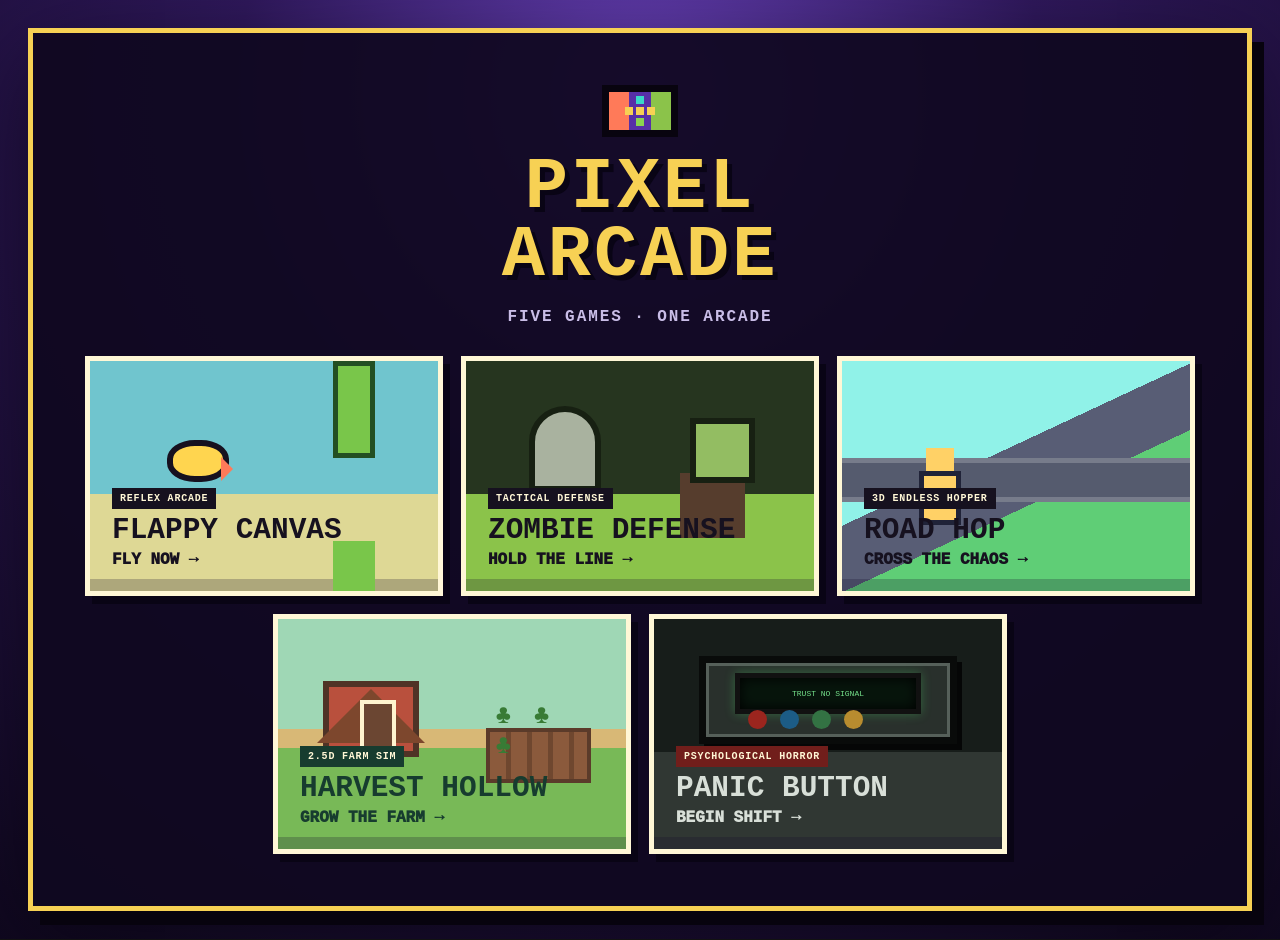
<file: index.html>
<!doctype html>
<html lang="en">
<head><meta charset="utf-8"><meta name="viewport" content="width=device-width,initial-scale=1"><meta name="theme-color" content="#20113f"><title>Pixel Arcade</title>
<style>
:root{color-scheme:dark;--gold:#f7d154;--cream:#fff7d6;--ink:#100820}*{box-sizing:border-box}html,body{min-height:100%;margin:0}body{display:grid;place-items:center;padding:28px;background:radial-gradient(circle at 50% 10%,#6740b8 0,#2f185c 38%,#100820 100%);color:var(--cream);font-family:ui-monospace,SFMono-Regular,Consolas,monospace}.arcade{width:min(1240px,100%);padding:clamp(22px,5vw,52px);background:#100820ed;border:5px solid var(--gold);box-shadow:12px 14px #07030e,0 28px 90px #0008}header{text-align:center}.logo{position:relative;width:76px;height:52px;margin:0 auto 18px;background:#5730a8;border:7px solid #08040f;box-shadow:inset 20px 0 #ff7a59,inset -20px 0 #8bc34a}.logo:after{content:'';position:absolute;left:50%;top:50%;width:8px;height:8px;transform:translate(-50%,-50%);background:var(--gold);box-shadow:-11px 0 var(--gold),11px 0 var(--gold),0 -11px #39d9c8,0 11px #8bd450}h1{margin:0;color:var(--gold);font-size:clamp(34px,7vw,72px);line-height:.94;letter-spacing:.04em;text-shadow:5px 5px #090415}header p{margin:18px auto 30px;color:#c9bde7;font-weight:700;letter-spacing:.12em}.games{display:grid;grid-template-columns:repeat(6,minmax(0,1fr));gap:18px}.game-card{grid-column:span 2;position:relative;display:flex;min-height:240px;flex-direction:column;justify-content:flex-end;padding:22px;color:#16111f;border:5px solid var(--cream);text-decoration:none;overflow:hidden;box-shadow:inset 0 -12px #140a2b3d,7px 8px #090415;transition:transform .12s,filter .12s}.game-card:nth-child(4){grid-column:2/span 2}.game-card:hover,.game-card:focus-visible{transform:translate(-3px,-3px);filter:brightness(1.08);outline:3px solid var(--gold);outline-offset:4px}.game-card.flappy{background:linear-gradient(#70c5ce 0 58%,#ded895 58%)}.game-card.zombie{background:linear-gradient(#26351f 0 58%,#8bc34a 58%)}.game-card.hop{background:linear-gradient(155deg,#90f2e8 0 42%,#585d75 42% 59%,#5fce76 59%)}.game-card.farm{background:linear-gradient(#9fd7b5 0 48%,#d8b876 48% 56%,#78b957 56%)}.game-card.panic-card{background:linear-gradient(#171d1a 0 58%,#303733 58%);color:#d8dfd8}.panic-console{position:absolute;left:13%;right:13%;top:16%;height:38%;border:7px solid #090b0a;background:#29302c;box-shadow:5px 6px #050606,inset 0 0 0 3px #56605a}.panic-console:before{content:'TRUST NO SIGNAL';position:absolute;left:12%;right:12%;top:14%;height:42%;display:grid;place-items:center;background:#07150c;border:5px solid #111;color:#74df8a;font-size:8px;box-shadow:inset 0 0 13px #000,0 0 10px #52ff7644}.panic-console:after{content:'';position:absolute;left:17%;bottom:10%;width:19px;height:19px;border-radius:50%;background:#9b251e;box-shadow:32px 0 #1c5c86,64px 0 #337243,96px 0 #b88c2f}.game-card.panic-card .tag{background:#711e1b}.game-card.panic-card h2,.game-card.panic-card p{color:#d8dfd8}.scene{position:absolute;inset:0}.bird{position:absolute;left:22%;top:34%;width:62px;height:42px;background:#ffd54f;border:6px solid #16111f;border-radius:45%}.bird:after{content:'';position:absolute;right:-22px;top:11px;border:12px solid transparent;border-left-color:#ff7a59}.pipe{position:absolute;right:18%;top:0;width:42px;height:42%;background:#79c64a;border:5px solid #234f23;box-shadow:0 180px 0 #79c64a}.grave{position:absolute;left:18%;bottom:43%;width:72px;height:86px;border:6px solid #172012;border-radius:38px 38px 0 0;background:#a9b29f}.zombie-head{position:absolute;right:17%;bottom:47%;width:65px;height:65px;background:#93bd62;border:6px solid #172012;box-shadow:-10px 55px #563d2d}.road{position:absolute;left:0;right:0;top:42%;height:19%;background:#555b6e;border-block:5px solid #fff3}.runner{position:absolute;left:22%;bottom:29%;width:42px;height:54px;background:#ffd166;border:5px solid #202338;box-shadow:0 -30px 0 -7px #ffd166}.barn{position:absolute;left:13%;bottom:40%;width:96px;height:76px;background:#b9503d;border:6px solid #4f3326}.barn:before{content:'';position:absolute;left:-12px;top:-52px;border:54px solid transparent;border-bottom-color:#7d472d}.barn:after{content:'';position:absolute;left:31px;bottom:0;width:28px;height:43px;background:#6b4632;border:4px solid #fff4cf}.crops{position:absolute;right:10%;bottom:29%;width:105px;height:55px;background:repeating-linear-gradient(90deg,#8b5a3c 0 16px,#6f472f 16px 21px);border:4px solid #5b3b2a}.crops:after{content:'♣ ♣ ♣';position:absolute;left:5px;top:-31px;color:#387b35;font-size:27px;letter-spacing:3px}.tag{position:relative;align-self:flex-start;padding:5px 8px;background:#16111f;color:var(--cream);font-size:10px;font-weight:900;letter-spacing:.08em}.game-card h2{position:relative;margin:8px 0 2px;font-size:clamp(20px,2.3vw,31px);line-height:.9}.game-card p{position:relative;margin:6px 0 0;font-weight:1000}.game-card.farm h2{color:#173c2f}.game-card.farm .tag{background:#173c2f}.game-card.farm p{color:#173c2f}
@media(max-width:1050px){.games{grid-template-columns:repeat(2,minmax(0,1fr))}.game-card,.game-card:nth-child(4){grid-column:auto}}@media(max-width:610px){body{padding:12px}.arcade{padding:18px}.games{grid-template-columns:1fr}.game-card{min-height:210px}.game-card h2{font-size:25px}header p{font-size:11px}.bird{top:22%}.grave{bottom:35%}.road{top:35%}.barn{bottom:32%}.crops{bottom:22%}}
</style></head>
<body><main class="arcade"><header><div class="logo" aria-hidden="true"></div><h1>PIXEL<br>ARCADE</h1><p>FIVE GAMES · ONE ARCADE</p></header><section class="games" aria-label="Choose a game">
<a id="play-flappy" class="game-card flappy" href="/flappy/"><span class="scene" aria-hidden="true"><span class="bird"></span><span class="pipe"></span></span><span class="tag">REFLEX ARCADE</span><h2>FLAPPY CANVAS</h2><p>FLY NOW →</p></a>
<a id="play-zombie" class="game-card zombie" href="/zombie-defense/"><span class="scene" aria-hidden="true"><span class="grave"></span><span class="zombie-head"></span></span><span class="tag">TACTICAL DEFENSE</span><h2>ZOMBIE DEFENSE</h2><p>HOLD THE LINE →</p></a>
<a id="play-road-hop" class="game-card hop" href="/road-hop/"><span class="scene" aria-hidden="true"><span class="road"></span><span class="runner"></span></span><span class="tag">3D ENDLESS HOPPER</span><h2>ROAD HOP</h2><p>CROSS THE CHAOS →</p></a>
<a id="play-farmstead" class="game-card farm" href="/farmstead/"><span class="scene" aria-hidden="true"><span class="barn"></span><span class="crops"></span></span><span class="tag">2.5D FARM SIM</span><h2>HARVEST HOLLOW</h2><p>GROW THE FARM →</p></a>
<a id="play-panic-button" class="game-card panic-card" href="/panic-button/"><span class="scene" aria-hidden="true"><span class="panic-console"></span></span><span class="tag">PSYCHOLOGICAL HORROR</span><h2>PANIC BUTTON</h2><p>BEGIN SHIFT →</p></a>
</section></main><script>window.__errors=[];addEventListener('error',e=>window.__errors.push(String(e.error||e.message)));addEventListener('unhandledrejection',e=>window.__errors.push(String(e.reason)));</script></body></html>
</file>
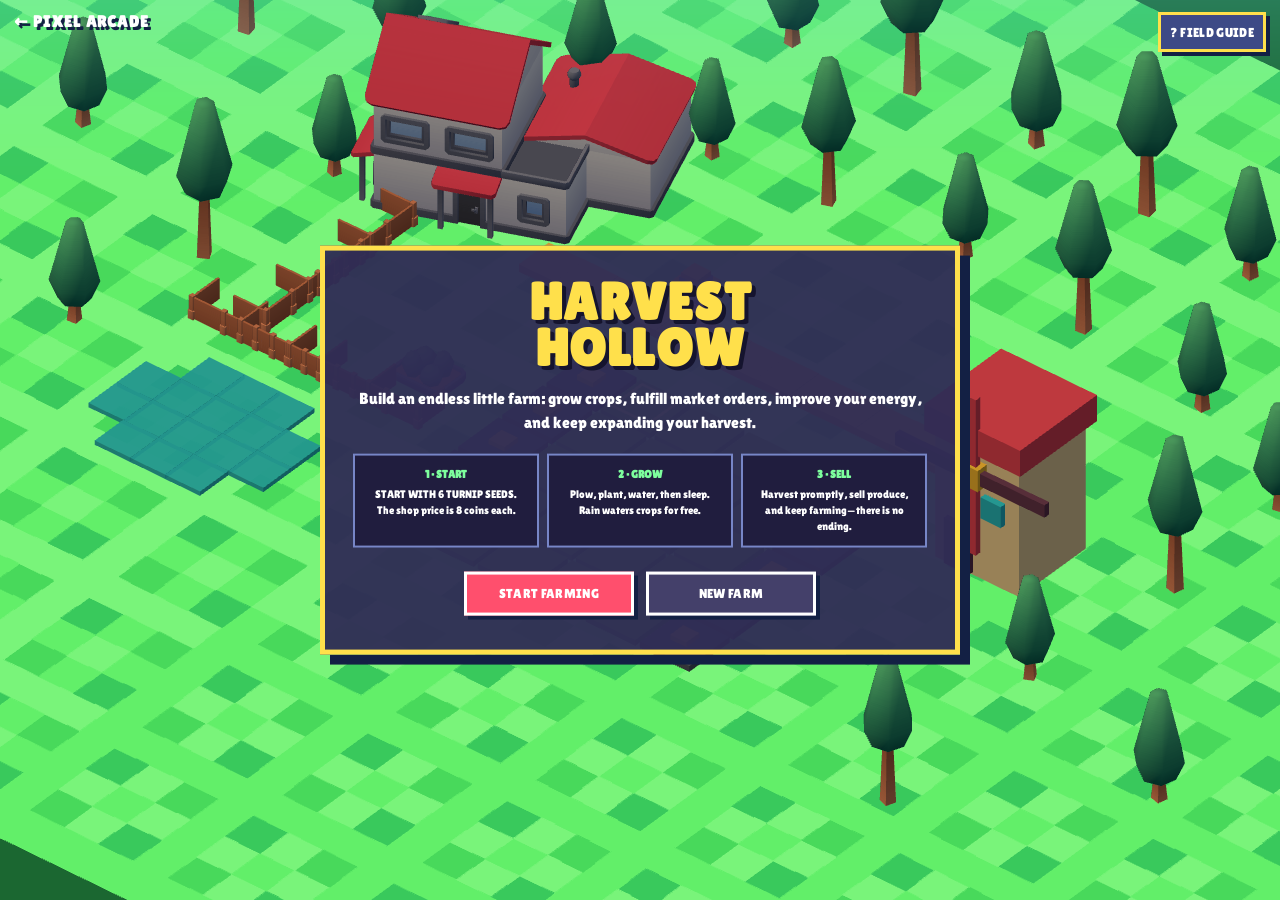
<file: farmstead/index.html>
<!doctype html>
<html lang="en">
<head>
<meta charset="utf-8">
<meta name="viewport" content="width=device-width,initial-scale=1">
<meta name="theme-color" content="#44cf70">
<title>Harvest Hollow</title>
<style>
@font-face{font-family:'Lilita One';src:url('./assets/fonts/LilitaOne-Regular.ttf') format('truetype');font-style:normal;font-weight:400;font-display:swap}
:root{color-scheme:dark;--ink:#132044;--panel:#1b2858f5;--cream:#ffffff;--gold:#ffe04b;--leaf:#7dff9d;--soil:#bd543e;--blue:#28d9eb;--coral:#ff4f6d;--lav:#7786c7}*{box-sizing:border-box}html,body{margin:0;width:100%;height:100%;overflow:hidden;background:var(--ink);color:var(--cream);font-family:'Lilita One',system-ui,sans-serif}button{font-family:'Lilita One',system-ui,sans-serif;letter-spacing:.025em}.shell,#game{width:100%;height:100%}.shell{position:relative}#game{display:block;touch-action:none;image-rendering:auto}.hud{position:absolute;inset:0;pointer-events:none}.brand{position:absolute;left:14px;top:12px;color:var(--cream);font-weight:1000;letter-spacing:.08em;text-decoration:none;text-shadow:3px 3px var(--ink);pointer-events:auto}.stats{position:absolute;left:50%;top:10px;display:flex;gap:8px;transform:translateX(-50%)}.stat{min-width:104px;padding:8px 11px;text-align:center;background:var(--panel);border:3px solid var(--gold);box-shadow:5px 5px var(--ink)}.stat small{display:block;color:var(--leaf);font-size:12px}.stat strong{font-size:17px}.quest{pointer-events:auto;position:absolute;left:14px;top:54px;width:210px;padding:12px;background:var(--panel);border:3px solid var(--gold);box-shadow:5px 5px var(--ink)}.quest small{color:var(--gold);font-weight:900}.quest p{margin:6px 0;font-size:14px;line-height:1.35}#deliver-order,.plot-button{display:block;width:100%;min-height:44px;margin:5px 0 7px;padding:4px 6px;border:2px solid var(--cream);background:#626282;color:var(--cream);cursor:pointer;box-shadow:3px 3px var(--ink)}.plot-button{position:absolute;left:14px;bottom:18px;width:210px;pointer-events:auto}.progress{height:9px;background:#17142e;border:2px solid var(--cream)}.progress span{display:block;height:100%;width:0;background:linear-gradient(90deg,var(--leaf),var(--gold))}.actions{position:absolute;right:14px;top:99px;display:grid;width:160px;gap:7px;pointer-events:auto}.actions button,.tool,.panel button,.guide-button{min-height:44px;padding:9px;border:3px solid var(--cream);background:#3d4a86;color:var(--cream);font:900 13px inherit;cursor:pointer;box-shadow:4px 4px var(--ink)}.actions button:hover,.tool:hover,.panel button:hover,.guide-button:hover{background:#5b5683}.guide-button{position:absolute;right:14px;top:12px;pointer-events:auto;border-color:var(--gold);min-height:40px}.toolbelt{position:absolute;left:50%;bottom:14px;display:flex;gap:6px;max-width:calc(100% - 24px);padding:8px;transform:translateX(-50%);background:var(--panel);border:3px solid var(--gold);box-shadow:6px 6px var(--ink);pointer-events:auto}.tool{position:relative;min-width:82px;min-height:50px}.tool span{display:block;color:var(--leaf);font-size:10px}.tool.active{background:var(--coral);border-color:var(--gold);transform:translateY(-3px)}button:disabled{opacity:.45;cursor:not-allowed}.pause-toggle{position:absolute;right:16px;bottom:16px;width:44px;height:44px;border:3px solid var(--gold);background:var(--panel);color:var(--cream);font:bold 19px inherit;box-shadow:4px 4px var(--ink);pointer-events:auto}.message{position:absolute;left:50%;bottom:90px;max-width:min(520px,calc(100% - 28px));padding:10px 14px;transform:translate(-50%,16px);opacity:0;background:var(--panel);border:3px solid var(--gold);box-shadow:4px 4px var(--ink);font-weight:900;text-align:center;transition:.15s}.message.show{opacity:1;transform:translate(-50%,0)}.panel{position:absolute;left:50%;top:50%;width:min(640px,calc(100% - 28px));padding:28px;transform:translate(-50%,-50%);background:#302d56f5;border:5px solid var(--gold);box-shadow:10px 10px var(--ink);text-align:center;pointer-events:auto}.panel.hidden{display:none}.panel h1{margin:0;color:var(--gold);font-size:52px;line-height:.88;letter-spacing:.03em;text-shadow:4px 4px #15142e}.panel p{line-height:1.55}.panel button{margin:6px;min-width:170px;background:var(--coral)}.panel button.secondary{background:#44406a}.features{display:grid;grid-template-columns:repeat(3,1fr);gap:8px;margin:18px 0}.feature{padding:11px;background:#201d3e;border:2px solid var(--lav);font-size:11px;line-height:1.45}.feature strong{display:block;color:var(--leaf);margin-bottom:4px}.guide-panel{text-align:left}.guide-panel h1{text-align:center;font-size:42px}.guide-grid{display:grid;grid-template-columns:repeat(2,1fr);gap:10px;margin:16px 0}.guide-step{padding:12px;background:#201d3e;border:2px solid var(--lav);font-size:12px;line-height:1.5}.guide-step strong{display:block;color:var(--gold);font-size:14px}.tutorial{position:absolute;left:14px;bottom:94px;width:min(430px,calc(100% - 24px));padding:16px;transform:none;background:#302d56f7;border:4px solid var(--gold);box-shadow:7px 7px var(--ink);pointer-events:auto}.tutorial.hidden{display:none}.tutorial small{color:var(--leaf);font-weight:900}.tutorial h2{margin:4px 0 8px;color:var(--gold);font-size:18px}.tutorial p{margin:0 0 10px;font-size:12px;line-height:1.45}.tutorial button{padding:8px 12px;border:2px solid var(--cream);background:var(--coral);color:white;font:bold 11px inherit;cursor:pointer}.tutorial .skip{float:right;background:#44406a}.menu-mode .stats,.menu-mode .quest,.menu-mode .plot-button,.menu-mode .actions,.menu-mode .toolbelt,.menu-mode .pause-toggle,.menu-mode .message{display:none!important}.night-transition{position:absolute;inset:0;z-index:30;display:flex;flex-direction:column;align-items:center;justify-content:center;gap:8px;opacity:0;visibility:hidden;background:radial-gradient(circle at 50% 25%,#35477ad9,#090e2bf5 72%);color:#ffe68a;font-size:42px;letter-spacing:.08em;text-shadow:4px 4px #090e2b;transition:opacity .28s,visibility 0s linear .28s;pointer-events:none}.night-transition span{color:#fff;font-size:18px;letter-spacing:.03em}.night-transition.show{opacity:1;visibility:visible;transition:opacity .28s;pointer-events:auto}
@media(max-width:780px){.brand{font-size:11px}.guide-button{top:8px;right:8px;min-height:38px;padding:6px 9px;font-size:10px}.stats{top:44px;width:calc(100% - 16px);gap:4px}.stat{min-width:0;flex:1;padding:7px 3px;border-width:2px}.stat small{font-size:10px}.stat strong{font-size:13px}.quest{left:8px;top:101px;width:174px;padding:9px;border-width:2px}.quest small{font-size:11px}.quest p{font-size:11px}.plot-button{left:8px;bottom:72px;width:174px}.actions{right:8px;top:101px;width:132px}.actions button{min-height:44px;padding:5px;font-size:10px;border-width:2px}.toolbelt{bottom:7px;display:grid;grid-template-columns:repeat(6,minmax(0,1fr));gap:3px;width:calc(100% - 12px);max-width:none;padding:5px;border-width:2px}.tool{min-width:0;min-height:48px;padding:4px 1px;font-size:9px;border-width:2px}.tool span{font-size:10px}.pause-toggle{right:7px;bottom:66px;width:44px;height:44px}.message{bottom:120px;font-size:13px}.panel{max-height:calc(100% - 20px);overflow:auto;padding:16px}.panel h1{font-size:40px}.panel p{font-size:14px}.features,.guide-grid{grid-template-columns:1fr}.feature,.guide-step{font-size:13px}.guide-step strong{font-size:15px}.tutorial{left:50%;bottom:68px;padding:13px;transform:translateX(-50%)}.tutorial h2{font-size:17px}.tutorial p{font-size:12px}.night-transition{font-size:34px}.night-transition span{font-size:16px}}
</style>
</head>
<body class="menu-mode" data-aesthetic="voxel-farm"><main class="shell"><canvas id="game" aria-label="Colorful 3D voxel farming game"></canvas><div class="hud">
<a class="brand" href="/">← PIXEL ARCADE</a>
<div class="stats"><div class="stat"><small>DAY · WEATHER</small><strong><span id="day">1</span> · <span id="weather">SUNNY</span></strong></div><div class="stat"><small>COINS</small><strong>◈ <span id="coins">60</span></strong></div><div class="stat"><small>ENERGY</small><strong><span id="energy">14</span>/<span id="max-energy">14</span></strong></div></div>
<section id="quest-card" class="quest"><small>HARVEST BOARD</small><p id="order-text">3 turnips → 35 coins</p><button id="deliver-order" type="button">DELIVER ORDER</button><small>MARKET PRICES</small><p>TURNIP 18 · CARROT 36 · PUMPKIN 70</p><small>RAIN: AUTO-WATERS CROPS + NEW SEEDS</small></section><button id="buy-plot" class="plot-button" type="button">BUY PLOT · 60 · 20/30</button>
<button id="guide-open" class="guide-button" type="button">? FIELD GUIDE</button>
<div class="actions"><button id="buy-turnip" type="button">TURNIP SEED · 8</button><button id="buy-carrot" type="button">CARROT · DAY 2</button><button id="buy-pumpkin" type="button">PUMPKIN · DAY 4</button><button id="buy-energy" type="button">+1 MAX ENERGY · 80</button><button id="sell-all" type="button">SELL BASKET</button><button id="end-day" type="button">SLEEP / NEXT DAY</button></div>
<div id="toolbelt" class="toolbelt"><button id="tool-hoe" class="tool active" data-tool="hoe">PLOW<span>1</span></button><button id="tool-water" class="tool" data-tool="water">WATER<span>2</span></button><button id="tool-turnip" class="tool" data-tool="turnip">TURNIP<span id="turnip-count">6</span></button><button id="tool-carrot" class="tool" data-tool="carrot">CARROT<span id="carrot-count">0</span></button><button id="tool-pumpkin" class="tool" data-tool="pumpkin">PUMPKIN<span id="pumpkin-count">0</span></button><button id="tool-harvest" class="tool" data-tool="harvest">HARVEST<span id="ready-count">0</span></button></div>
<button id="pause-toggle" class="pause-toggle" type="button" aria-label="Pause game">Ⅱ</button><div id="message" class="message"></div>
<section id="menu" class="panel"><h1>HARVEST<br>HOLLOW</h1><p>Build an endless little farm: grow crops, fulfill market orders, improve your energy, and keep expanding your harvest.</p><div class="features"><div class="feature"><strong>1 · START</strong>START WITH 6 TURNIP SEEDS. The shop price is 8 coins each.</div><div class="feature"><strong>2 · GROW</strong>Plow, plant, water, then sleep. Rain waters crops for free.</div><div class="feature"><strong>3 · SELL</strong>Harvest promptly, sell produce, and keep farming—there is no ending.</div></div><button id="start" type="button">START FARMING</button><button id="new-game" class="secondary" type="button">NEW FARM</button></section>
<section id="pause" class="panel hidden"><h1>PAUSED</h1><p>Your crops and farmer are waiting.</p><button id="resume" type="button">KEEP FARMING</button><button class="secondary menu-return" type="button">MAIN MENU</button></section>
<section id="field-guide" class="panel guide-panel hidden"><h1>FIELD GUIDE</h1><div class="guide-grid"><div class="guide-step"><strong>STARTING SUPPLIES</strong>START WITH 6 TURNIP SEEDS. “8” in the shop is the coin price of one more seed.</div><div class="guide-step"><strong>FIELD EXPANSION</strong>START WITH 20 PLOTS in a centered field. BUY ANOTHER PLOT FOR 60 COINS until all 30 are open.</div><div class="guide-step"><strong>CROP GUIDE</strong>TURNIP · 1 DAY · SELLS 18<br>CARROT · 2 DAYS · SELLS 36<br>PUMPKIN · 3 DAYS · SELLS 70</div><div class="guide-step"><strong>RAIN</strong>RAIN WATERS EVERY PLANTED CROP, including seeds planted during that rainy day. No watering can needed.</div><div class="guide-step"><strong>ROT</strong>UNWATERED CROPS DO NOT GROW and rot after two consecutive dry days. MATURE CROPS ROT when their third ready day begins. Rotten crops return to tilled soil.</div><div class="guide-step"><strong>ENERGY</strong>Spend 80 coins to permanently add +1 maximum energy, up to 25. Sleeping refills it.</div><div class="guide-step"><strong>ENDLESS FARM</strong>Orders repeat forever. The windmill is scenery, not a finish line.</div></div><p><b>How to farm:</b> Plow grass → plant a seed → water it (unless raining) → sleep → harvest when ready.<br><b>Desktop:</b> arrows/WASD select, 1–6 tools, Space acts, P pauses. <b>Mobile:</b> choose a tool and tap a plot.</p><button id="guide-close" type="button">BACK TO FARM</button></section>
<section id="tutorial" class="tutorial hidden"><small id="tutorial-progress">FIRST HARVEST · 1/5</small><h2 id="tutorial-title">PLOW YOUR FIRST PLOT</h2><p id="tutorial-copy">Select PLOW, then tap the glowing field plot.</p><button id="tutorial-next" type="button">NEXT TIP</button><button id="tutorial-skip" class="skip" type="button">SKIP GUIDE</button></section>
<div id="night-transition" class="night-transition" aria-live="assertive"><strong>GOOD NIGHT</strong><span id="night-transition-copy">A new day is beginning…</span></div>
</div></main>
<script>window.__errors=[];addEventListener('error',e=>window.__errors.push(String(e.error||e.message)));addEventListener('unhandledrejection',e=>window.__errors.push(String(e.reason)));window.__game={ready:false,state:'LOADING'};</script><script type="module">import './game.js';</script></body></html>
</file>
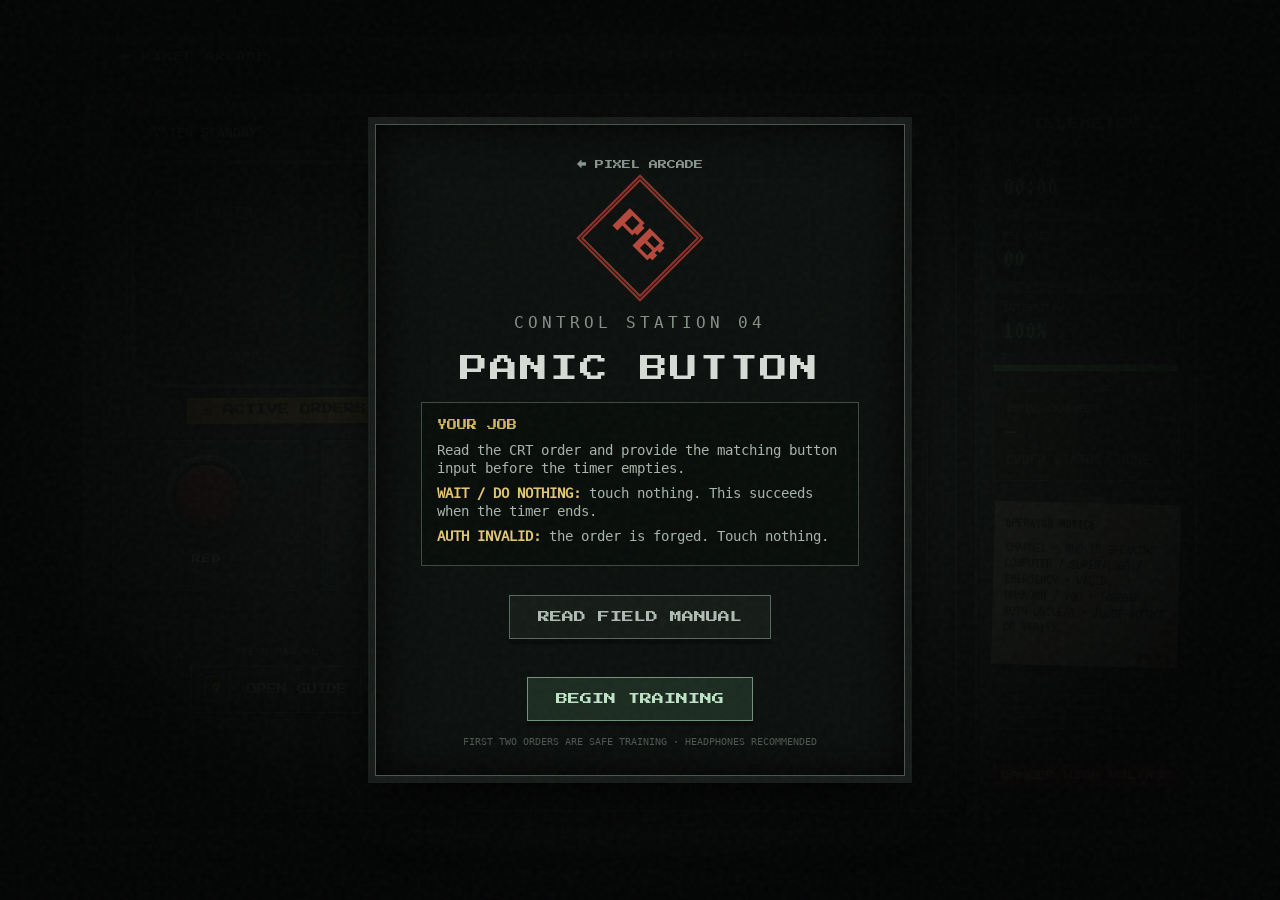
<file: panic-button/index.html>
<!doctype html>
<html lang="en">
<head>
  <meta charset="UTF-8">
  <meta name="viewport" content="width=device-width,initial-scale=1">
  <meta name="theme-color" content="#080c0b">
  <title>PANIC BUTTON // CONTROL STATION 04</title>
  <link rel="stylesheet" href="styles.css">
</head>
<body>
  <div id="noise"></div>
  <main id="machine" class="machine">
    <header class="top-rail">
      <a class="brand" href="/" aria-label="Return to Pixel Arcade"><span class="hazard">///</span> ← PIXEL ARCADE</a>
      <div class="serial">STATION 04 · UNIT PB-77</div>
      <button id="audio-toggle" aria-label="Toggle sound">SOUND: ARMED</button>
    </header>

    <section class="console-grid">
      <section class="main-panel metal-panel">
        <div class="screw tl"></div><div class="screw tr"></div><div class="screw bl"></div><div class="screw br"></div>
        <div class="status-strip">
          <span><i id="status-light" class="lamp green"></i> SYSTEM <b id="system-status">STANDBY</b></span>
          <span class="classified">RESTRICTED ACCESS</span>
          <span id="phase-label">PROTOCOL 01 — CALIBRATION</span>
        </div>

        <div id="crt" class="crt">
          <div class="crt-content">
            <div class="speaker-row"><span id="speaker-indicator">COMPUTER</span><span id="signal">AUTH: STANDBY</span></div>
            <div id="instruction" class="instruction">AWAITING OPERATOR</div>
            <div id="subtext" class="subtext">Read the field guide before beginning.</div>
            <div id="response-hint" class="response-hint">YOUR INPUT: —</div>
            <div id="timer-wrap" class="timer-wrap"><div id="timer-bar"></div></div>
          </div>
        </div>

        <div class="warning-plate">⚠ ACTIVE ORDERS EXPIRE · WAIT ORDERS SUCCEED WITH NO INPUT</div>
        <div id="button-bank" class="button-bank"></div>

        <div class="lower-controls">
          <div class="guide-station">
            <span>FIELD MANUAL</span>
            <button id="guide-button" class="guide-button" type="button"><b>?</b> OPEN GUIDE</button>
          </div>
          <button id="panic-button" class="panic" type="button" aria-label="Verify the current order">
            <span>ORDER CHECK</span><b>VERIFY</b><small id="panic-status">READY</small>
          </button>
          <div class="pressure">
            <span>SYSTEM PRESSURE</span>
            <div id="pressure-segments" class="pressure-segments" aria-label="System pressure">
              <span></span><span></span><span></span><span></span><span></span><span></span><span></span><span></span>
            </div>
            <small id="pressure-label">NOMINAL</small>
          </div>
        </div>
      </section>

      <aside class="side-panel metal-panel">
        <div class="screw tl"></div><div class="screw tr"></div>
        <h2>TELEMETRY</h2>
        <div class="readout"><span>SHIFT TIME</span><b id="time">00:00</b></div>
        <div class="readout"><span>RECORDED ERRORS</span><b id="mistakes">00</b></div>
        <div class="readout"><span>INTEGRITY</span><b id="integrity">100%</b></div>
        <div class="integrity-track"><i id="integrity-bar"></i></div>
        <div class="speaker-log">
          <h3>ACTIVE CHANNEL</h3><b id="channel">—</b><small id="trust">ORDER STATUS: NONE</small>
        </div>
        <div class="paper">
          <b>OPERATOR NOTICE</b>
          <p>CHANNEL = WHO IS SPEAKING.<br>COMPUTER / SUPERVISOR / EMERGENCY = VALID.<br>UNKNOWN / YOU = FORGED.<br>AUTH UNCLEAR = JUDGE SOURCE OR VERIFY.</p>
          <span>FORM 18-B</span>
        </div>
        <div class="vents"><i></i><i></i><i></i><i></i><i></i></div>
      </aside>
    </section>
    <footer><span>PROPERTY OF THE CONTINUITY DIRECTORATE</span><span id="footer-message">NO EXTERNAL SIGNAL</span></footer>
  </main>

  <div id="overlay" class="overlay">
    <div class="boot-card">
      <a class="boot-home" href="/">← PIXEL ARCADE</a>
      <div class="boot-logo">PB</div>
      <p class="eyebrow">CONTROL STATION 04</p>
      <h1>PANIC BUTTON</h1>
      <div class="quick-rules">
        <b>YOUR JOB</b>
        <p>Read the CRT order and provide the matching button input before the timer empties.</p>
        <p><strong>WAIT / DO NOTHING:</strong> touch nothing. This succeeds when the timer ends.</p>
        <p><strong>AUTH INVALID:</strong> the order is forged. Touch nothing.</p>
      </div>
      <div class="boot-actions">
        <button id="boot-guide" class="secondary-action" type="button">READ FIELD MANUAL</button>
        <button id="start" type="button">BEGIN TRAINING</button>
      </div>
      <small>FIRST TWO ORDERS ARE SAFE TRAINING · HEADPHONES RECOMMENDED</small>
    </div>
  </div>

  <dialog id="guide-dialog" class="guide-dialog">
    <form method="dialog" class="guide-card">
      <div class="guide-heading"><div><small>FORM PB-01</small><h2>OPERATOR FIELD MANUAL</h2></div><button id="close-guide" value="close" aria-label="Close guide">×</button></div>
      <section class="guide-summary">
        <p><b>OBJECTIVE:</b> Keep INTEGRITY above 0%. Skipping a binding active order costs 8–12 integrity depending on complexity. WAIT, DO NOTHING, and forged orders require no input.</p>
        <p><b>CHANNEL TRUST:</b> COMPUTER, SUPERVISOR, and EMERGENCY orders are always valid. UNKNOWN and YOU are always forged. When authorization is hidden, use this source rule or spend <em>VERIFY</em>.</p>
        <p><b>VERIFY:</b> Once per order, the Panic Button reveals whether the current order is real and grants 1.2 seconds. It does not damage integrity.</p>
      </section>
      <section class="protocol-manual" aria-label="Protocol explanations">
        <h3>PROTOCOL PROGRESSION</h3>
        <div class="protocol-list">
          <article><b>PROTOCOL 01 — CALIBRATION</b><span>Rounds 1–2 · Safe press/no-input training. No integrity loss.</span></article>
          <article><b>PROTOCOL 02 — COMPOUND</b><span>Rounds 3–5 · Double-press and hold orders begin.</span></article>
          <article><b>PROTOCOL 03 — BREACH</b><span>Rounds 6–9 · Sequences, delays, and visible forged orders.</span></article>
          <article><b>PROTOCOL 04 — BLACKOUT</b><span>Rounds 10–14 · Authorization is hidden. Judge the channel or Verify.</span></article>
          <article><b>PROTOCOL 05 — COLLAPSE</b><span>Round 15+ · Fastest timer, three-button sequences, highest-complexity orders and maximum interference.</span></article>
        </div>
      </section>
      <div class="guide-table" role="table" aria-label="Input and output examples">
        <div class="guide-row guide-head" role="row"><span>CRT OUTPUT</span><span>YOUR INPUT</span><span>EXPECTED RESULT</span></div>
        <div class="guide-row guide-example" role="row"><b>PRESS RED</b><span>Press Red once</span><span>Accepted immediately</span></div>
        <div class="guide-row guide-example" role="row"><b>PRESS BLUE TWICE</b><span>Press Blue two times</span><span>Accepted after press 2</span></div>
        <div class="guide-row guide-example" role="row"><b>HOLD GREEN</b><span>Hold Green ≥ 0.65 sec</span><span>Accepted on release</span></div>
        <div class="guide-row guide-example" role="row"><b>SEQUENCE: RED / YELLOW</b><span>Red, then Yellow</span><span>Order matters</span></div>
        <div class="guide-row guide-example" role="row"><b>PRESS BLUE AFTER 3</b><span>Wait 3 sec, then Blue</span><span>Early press fails</span></div>
        <div class="guide-row guide-example" role="row"><b>WAIT / DO NOTHING</b><span>NO INPUT</span><span>Accepted at timer end</span></div>
        <div class="guide-row guide-example" role="row"><b>DO NOT TOUCH YELLOW</b><span>NO INPUT</span><span>Accepted at timer end</span></div>
        <div class="guide-row guide-example" role="row"><b>AUTH: INVALID</b><span>NO INPUT</span><span>Forged order ignored</span></div>
      </div>
      <button class="manual-close" value="close">RETURN TO CONSOLE</button>
    </form>
  </dialog>

  <div id="flash" class="flash"></div>
  <script type="module" src="js/game.js"></script>
</body>
</html>
</file>
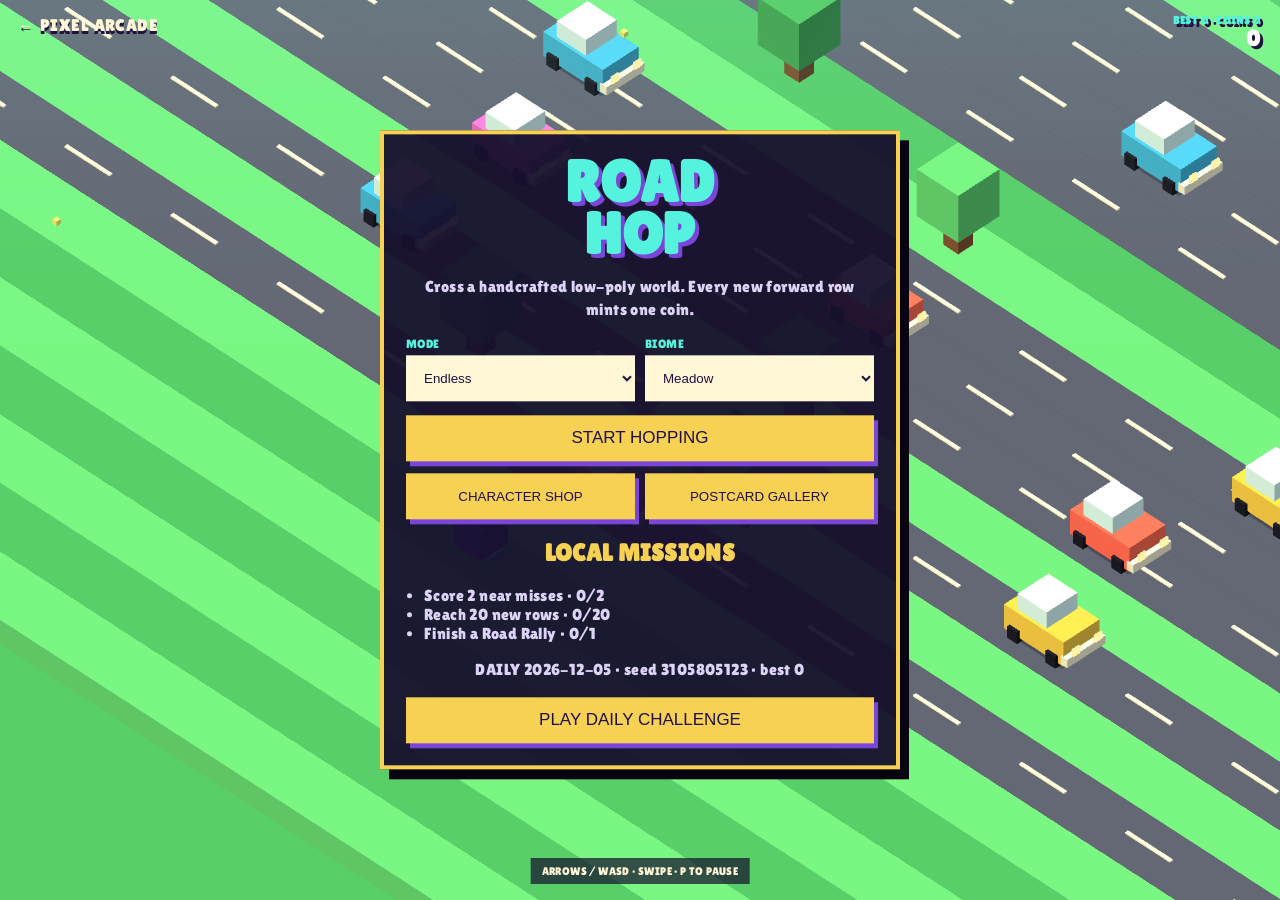
<file: road-hop/index.html>
<!doctype html>
<html lang="en"><head><meta charset="utf-8"><meta name="viewport" content="width=device-width,initial-scale=1"><meta name="theme-color" content="#16102b"><title>Road Hop</title>
<style>
@font-face{font-family:'Road Hop Arcade';src:url('./assets/fonts/LilitaOne-Regular.ttf') format('truetype');font-display:swap}
*{box-sizing:border-box}html,body{margin:0;width:100%;height:100%;overflow:hidden;background:#16102b;color:#fff;font-family:'Road Hop Arcade',Impact,sans-serif}body{display:grid;place-items:center;letter-spacing:.025em}.shell{position:relative;width:100%;height:100%}#game{position:absolute;top:0;display:block;width:100%;height:100%;touch-action:none}.hud{position:absolute;inset:0;pointer-events:none}.brand{position:absolute;left:18px;top:16px;color:#fff7d6;text-decoration:none;font-weight:900;letter-spacing:.09em;pointer-events:auto;text-shadow:0 3px #20113f}.panel{position:absolute;left:50%;top:50%;width:min(520px,calc(100% - 24px));max-height:calc(100% - 24px);overflow:auto;transform:translate(-50%,-50%);padding:22px;text-align:center;background:#17102ef2;border:4px solid #f7d154;box-shadow:9px 10px #080411;pointer-events:auto}.panel h1{margin:0 0 8px;color:#55f3dd;font-size:clamp(34px,7vw,58px);line-height:.9;text-shadow:4px 4px #7b45da}.panel h2{color:#f7d154}.panel p{line-height:1.4;color:#ddd3f6}.controls{display:grid;grid-template-columns:1fr 1fr;gap:10px;margin:14px 0}.field{display:grid;gap:4px;text-align:left;font-size:12px;color:#55f3dd}.panel button,.panel select{min-height:46px;padding:10px 14px;border:0;background:#f7d154;color:#20113f;font:900 15px inherit;cursor:pointer}.panel select{width:100%;background:#fff7d6}.panel button{box-shadow:4px 5px #7b45da}.panel button:disabled{opacity:.45}.primary{width:100%;font-size:17px!important}.utility{display:grid;grid-template-columns:1fr 1fr;gap:10px;margin-top:12px}.cards{display:grid;grid-template-columns:repeat(2,1fr);gap:10px}.card{padding:10px;border:2px solid #7b45da;background:#241848;text-align:left}.card strong{color:#55f3dd}.card button{width:100%;margin-top:8px;font-size:12px}.score{position:absolute;right:20px;top:14px;text-align:right;font-weight:1000;font-size:22px;text-shadow:3px 3px #20113f}.score small{display:block;font-size:11px;color:#55f3dd}.race-hud{position:absolute;left:50%;top:14px;transform:translateX(-50%);padding:7px 12px;background:#17102ecc;color:#fff7d6;font-weight:900}.pause-toggle{position:absolute;right:16px;bottom:16px;width:48px;height:48px;border:3px solid #f7d154;background:#17102eea;color:#fff7d6;font-size:20px;pointer-events:auto}.hint{position:absolute;left:50%;bottom:16px;transform:translateX(-50%);padding:7px 11px;background:#17102eb8;color:#fff7d6;font-size:11px;white-space:nowrap}.mission-list{text-align:left;margin:8px 0;padding-left:18px;color:#ddd3f6}.hidden{display:none!important}
@media(max-width:600px){.brand{left:10px;top:8px;font-size:11px}.score{right:10px;top:8px;font-size:18px}.race-hud{top:42px;font-size:11px}.hint{font-size:9px;bottom:8px}.panel{padding:14px;max-height:calc(100% - 16px)}.panel h1{font-size:36px}.controls,.utility{gap:7px}.panel button,.panel select{min-height:44px;padding:8px;font-size:12px}.cards{grid-template-columns:1fr 1fr}.card{font-size:11px;padding:7px}}
</style></head><body><main class="shell"><canvas id="game" aria-label="Road Hop 3D game"></canvas><div class="hud">
<a class="brand" href="/">← PIXEL ARCADE</a><div class="score"><small>BEST <span id="best">0</span> · COINS <span id="coins">0</span></small><span id="score">0</span></div><div id="race-hud" class="race-hud hidden">RALLY · <span id="race-place">1/4</span> · <span id="race-row">0/50</span></div><button id="pause-toggle" class="pause-toggle hidden" type="button" aria-label="Pause game">Ⅱ</button>
<section id="menu" class="panel"><h1>ROAD<br>HOP</h1><p>Cross a handcrafted low-poly world. Every new forward row mints one coin.</p><div class="controls"><label class="field">MODE<select id="mode-select"><option value="endless">Endless</option><option value="rally">Road Rally · 50 lanes</option></select></label><label class="field">BIOME<select id="biome-select"><option value="meadow">Meadow</option><option value="wetlands">Rainy Wetlands</option><option value="autumn">Autumn</option><option value="haunted">Halloween Haunt</option></select></label></div><button id="start" class="primary">START HOPPING</button><div class="utility"><button id="shop-open">CHARACTER SHOP</button><button id="gallery-open">POSTCARD GALLERY</button></div><h2>LOCAL MISSIONS</h2><ul id="missions" class="mission-list"></ul><p id="daily">Daily challenge loading…</p><button id="daily-toggle" class="primary">PLAY DAILY CHALLENGE</button></section>
<section id="shop" class="panel hidden"><h1>SHOP</h1><p>Cosmetic explorers · no gameplay advantages</p><div id="shop-cards" class="cards"></div><button id="shop-close">BACK</button></section>
<section id="gallery" class="panel hidden"><h1>GALLERY</h1><p>Finish a 10-row biome journey to earn its postcard.</p><div id="gallery-cards" class="cards"></div><button id="gallery-close">BACK</button></section>
<section id="gameover" class="panel hidden"><h1>CRASHED!</h1><p>You crossed <strong id="final-score">0</strong> lanes.</p><button id="retry">HOP AGAIN</button><button class="menu-return">MAIN MENU</button></section>
<section id="race-complete" class="panel hidden"><h1>FINISH!</h1><p id="race-result">Road Rally complete.</p><button id="race-retry">RACE AGAIN</button><button class="menu-return">MAIN MENU</button></section>
<section id="pause" class="panel hidden"><h1>PAUSED</h1><p>The traffic and ambience are frozen.</p><button id="resume">KEEP HOPPING</button><button class="menu-return">MAIN MENU</button></section>
<div class="hint">ARROWS / WASD · SWIPE · P TO PAUSE</div></div></main>
<script>window.__errors=[];addEventListener('error',e=>window.__errors.push(String(e.error||e.message)));addEventListener('unhandledrejection',e=>window.__errors.push(String(e.reason)));window.__game={ready:false,state:'LOADING'};</script><!-- Three.js r170 is vendored locally. --><script type="module">import './game.js';</script></body></html>
</file>
<file: panic-button/styles.css>
@font-face{font-family:'Press Start 2P';src:url('assets/fonts/PressStart2P-Regular.ttf') format('truetype');font-display:swap}@font-face{font-family:'VT323';src:url('assets/fonts/VT323-Regular.ttf') format('truetype');font-display:swap}@font-face{font-family:'Share Tech Mono';src:local('DejaVu Sans Mono');font-display:swap}
:root{--green:#78d98b;--amber:#d79b4a;--red:#a8231f;--metal:#252a29;--edge:#090b0b;--flicker:1}*{box-sizing:border-box}html,body{margin:0;min-height:100%;background:#050706;color:#bec6bd;font-family:'Share Tech Mono',monospace;overflow-x:hidden}body{min-height:100vh;background:radial-gradient(ellipse at 50% 25%,#202522 0,#0b0e0d 48%,#020303 100%);display:grid;place-items:center;padding:24px}body:before{content:"";position:fixed;inset:0;background:repeating-linear-gradient(90deg,transparent 0 79px,#ffffff05 80px),repeating-linear-gradient(0deg,transparent 0 79px,#ffffff04 80px);opacity:.22;pointer-events:none}#noise{position:fixed;inset:0;opacity:.045;pointer-events:none;z-index:30;background-image:url("data:image/svg+xml,%3Csvg viewBox='0 0 180 180' xmlns='http://www.w3.org/2000/svg'%3E%3Cfilter id='n'%3E%3CfeTurbulence type='fractalNoise' baseFrequency='.86' numOctaves='4' stitchTiles='stitch'/%3E%3C/filter%3E%3Crect width='100%25' height='100%25' filter='url(%23n)' opacity='.8'/%3E%3C/svg%3E")}.machine{width:min(1160px,96vw);filter:brightness(var(--flicker));transition:filter .08s}.top-rail,footer{height:40px;padding:0 18px;background:linear-gradient(#303534,#151817);border:1px solid #464d4a;border-bottom-color:#050606;box-shadow:0 9px 22px #000b,inset 0 1px #69706d44;display:flex;align-items:center;justify-content:space-between;font-size:12px;letter-spacing:1.5px}.brand{font-family:'Press Start 2P',monospace;font-size:9px;color:#d0d4ce;text-decoration:none}.brand:hover,.brand:focus-visible{color:#f1c86d}.hazard{color:#e0a13c}.serial{color:#78807c}#audio-toggle{border:1px solid #4c5550;background:#101312;color:#81a58a;padding:6px 10px;font:10px 'Share Tech Mono';cursor:pointer}.console-grid{display:grid;grid-template-columns:minmax(0,1fr) 226px;gap:14px;background:#0b0d0c;padding:16px;border-left:5px solid #181c1a;border-right:5px solid #181c1a;box-shadow:0 30px 70px #000}.metal-panel{position:relative;border:2px solid #050706;background:linear-gradient(145deg,#333837,#202423 45%,#161918);box-shadow:inset 0 0 0 2px #454b48,inset 8px 8px 20px #ffffff08,inset -10px -10px 20px #0008,0 5px 10px #000}.screw{position:absolute;width:12px;height:12px;border-radius:50%;background:radial-gradient(circle at 35% 30%,#7a817d,#252826 45%,#090a0a 70%);box-shadow:0 1px 2px #000;z-index:4}.screw:after{content:"";position:absolute;width:7px;height:1px;background:#0b0c0c;left:2px;top:5px;transform:rotate(-35deg)}.tl{top:9px;left:9px}.tr{top:9px;right:9px}.bl{bottom:9px;left:9px}.br{bottom:9px;right:9px}.main-panel{padding:22px 27px 24px}.status-strip{height:34px;border:1px solid #111;background:#111513;display:flex;align-items:center;justify-content:space-between;padding:0 13px;box-shadow:inset 0 2px 5px #000;font-size:12px;letter-spacing:1px}.lamp{display:inline-block;width:8px;height:8px;border-radius:50%;margin-right:5px;background:#263029}.powered .lamp{background:#6eea75;box-shadow:0 0 9px #71ff84}.classified{color:#b58a44;border:1px solid #5d4726;padding:3px 7px}.crt{position:relative;margin:14px auto 10px;width:94%;height:220px;border:18px solid #121514;border-radius:30px/24px;background:#010302;box-shadow:0 0 0 4px #414743,0 0 0 7px #090a0a,0 18px 25px #000b,inset 0 0 35px #000;overflow:hidden}.crt:before{content:"";position:absolute;inset:0;background:repeating-linear-gradient(0deg,#0000 0 3px,#0007 4px),linear-gradient(90deg,#f002,#0f01,#00f2);background-size:100% 4px,3px 100%;mix-blend-mode:screen;z-index:3;pointer-events:none}.crt:after{content:"";position:absolute;inset:-15%;background:radial-gradient(ellipse,#0000 45%,#000 78%);z-index:4;pointer-events:none}.crt-content{position:absolute;inset:0;padding:22px 28px;background:radial-gradient(ellipse,#12331e 0,#07130c 60%,#020604 100%);text-shadow:2px 0 #ff003322,-2px 0 #00aaff22;animation:crtPulse 4s infinite}.speaker-row{display:flex;justify-content:space-between;color:#5e9b6e;font-size:15px}.instruction{height:93px;display:grid;place-items:center;text-align:center;color:#79ff9b;font:clamp(22px,3vw,38px) 'VT323',monospace;letter-spacing:2px;text-shadow:0 0 9px currentColor}.subtext{text-align:center;color:#7b9b82;font-size:14px;min-height:20px}.subtext.good{color:#8ce797}.subtext.bad{color:#ff6255}.timer-wrap{height:6px;margin-top:12px;background:#071008;border:1px solid #24372a;transition:opacity .2s}.timer-wrap div{height:100%;background:#82d78a;box-shadow:0 0 6px #8aff9c;transform-origin:left}.hidden-timer{opacity:0}.warning-plate{width:max-content;margin:0 auto 14px;padding:6px 15px;background:#c48b2b;color:#19160f;border:2px solid #100e09;box-shadow:inset 0 1px #ffe0a7,0 3px 7px #000;font:bold 11px 'Press Start 2P';transform:rotate(-.4deg)}.button-bank{display:grid;grid-template-columns:repeat(4,1fr);gap:14px}.button-module{position:relative;padding:15px 9px 9px;background:linear-gradient(145deg,#303533,#171a19);border:2px solid #0a0b0b;box-shadow:inset 0 0 0 1px #4a504d,0 5px 9px #0007;text-align:center}.button-module .bolts{position:absolute;inset:5px;display:flex;justify-content:space-between}.bolts i{width:5px;height:5px;border-radius:50%;background:#0a0b0b}.mechanical{position:relative;width:82px;height:82px;border:0;border-radius:50%;background:linear-gradient(145deg,#555d59,#121514);box-shadow:0 8px 0 #070808,0 12px 12px #000,inset 0 2px 2px #88908c;cursor:pointer;transition:transform .08s,box-shadow .08s}.button-cap{position:absolute;inset:10px;border-radius:50%;box-shadow:inset 0 -9px 12px #0008,inset 0 4px 5px #fff5,0 0 0 4px #090a0a}.red .button-cap{background:#98251f}.blue .button-cap{background:#17517b}.green .button-cap{background:#286b40}.yellow .button-cap{background:#ad8127}.mechanical:hover .button-cap,.button-module.signal .button-cap{filter:brightness(1.35);box-shadow:inset 0 -8px 10px #0007,inset 0 4px 5px #fff5,0 0 15px currentColor}.mechanical.pressed{transform:translateY(7px);box-shadow:0 1px 0 #070808,0 4px 6px #000,inset 0 2px 2px #555}.mechanical:disabled{filter:grayscale(1);cursor:not-allowed}.button-module label{display:block;margin-top:14px;color:#d5d9d5;font:9px 'Press Start 2P';letter-spacing:1px}.button-module small{color:#626b66;font-size:10px}.lower-controls{display:grid;grid-template-columns:1fr 150px 1fr;align-items:center;margin-top:18px;border-top:2px solid #111;padding:18px 18px 0}.key-slot,.meter{text-align:center;color:#78817b;font-size:10px}.key{width:55px;height:24px;margin:8px auto;background:#080a09;border:4px solid #454a48;border-radius:50%;box-shadow:inset 0 0 7px #000}.key i{display:block;width:40px;height:6px;background:#7c817e;margin:5px auto;transform:rotate(-20deg);box-shadow:0 2px #111}.panic{width:118px;height:87px;margin:auto;border:7px solid #8d781b;background:#131514;color:#b9aa72;box-shadow:0 7px 0 #050606,0 10px 12px #000;font-family:'Share Tech Mono';cursor:pointer}.panic b{display:block;background:#5e1715;color:#e98572;padding:8px 0;margin:3px;font:14px 'Press Start 2P';box-shadow:inset 0 -4px #260706}.panic span,.panic small{font-size:9px}.meter-face{position:relative;width:80px;height:38px;margin:7px auto 0;border-radius:70px 70px 5px 5px;background:#d3c9a1;border:4px solid #111;overflow:hidden}.meter-face:before{content:'0    50    100';font-size:7px;color:#27251d}.meter-face i{position:absolute;width:2px;height:31px;background:#8c1714;left:39px;bottom:-5px;transform-origin:bottom;transform:rotate(20deg)}.side-panel{padding:25px 18px}.side-panel h2{margin:0 0 18px;text-align:center;color:#aab1ac;font:11px 'Press Start 2P';letter-spacing:1px}.readout{margin:10px 0;padding:9px;background:#080b09;border:1px solid #414944;box-shadow:inset 0 0 10px #000}.readout span{display:block;color:#667269;font-size:10px}.readout b{display:block;margin-top:3px;color:#b1e1b6;font:28px 'VT323';text-shadow:0 0 7px #72ff83}.integrity-track{height:8px;background:#090b0a;border:1px solid #465049}.integrity-track i{display:block;height:100%;width:100%;background:#83db72;transition:width .4s}.speaker-log{margin-top:18px;padding:12px;border:1px solid #55503a;background:#17170f}.speaker-log h3{margin:0;color:#817b5f;font-size:10px}.speaker-log b{display:block;margin:8px 0;color:#d9bd68}.speaker-log small{color:#6e705f}.paper{position:relative;margin-top:22px;padding:13px 11px 22px;background:#b9b092;color:#2c2b25;box-shadow:2px 4px 8px #0008;transform:rotate(1.5deg);font-family:'VT323';font-size:16px}.paper:before{content:"";position:absolute;width:42px;height:11px;background:#73716688;top:-7px;left:69px}.paper b{font-size:15px}.paper p{margin:8px 0}.paper span{position:absolute;right:8px;bottom:6px;font-size:11px}.vents{margin-top:25px}.vents i{display:block;height:5px;margin:6px;background:#070808;border-bottom:1px solid #444}.side-panel:after{content:'DANGER HIGH VOLTAGE';display:block;margin-top:24px;padding:7px 3px;text-align:center;background:#8f2320;color:#e0c1a9;font:bold 9px 'Press Start 2P'}footer{height:34px;color:#5f6863;font-size:10px;box-shadow:0 8px 15px #000}.overlay{position:fixed;inset:0;z-index:20;background:radial-gradient(ellipse,#151a17e8,#030404fa 70%);display:grid;place-items:center;transition:opacity .7s,visibility .7s}.overlay.gone{opacity:0;visibility:hidden}.boot-card{text-align:center;padding:35px 45px 28px;border:1px solid #4b554d;background:#0c100e;box-shadow:0 0 0 7px #171b19,0 20px 50px #000,inset 0 0 45px #000;max-width:530px}.boot-home{display:block;width:max-content;margin:0 auto 24px;color:#89968d;text-decoration:none;font:9px 'Press Start 2P'}.boot-home:hover,.boot-home:focus-visible{color:#f1c86d}.boot-logo{width:90px;height:90px;margin:auto;display:grid;place-items:center;border:5px double #8d332a;color:#b5483c;font:28px 'Press Start 2P';transform:rotate(45deg)}.boot-logo::first-line{transform:rotate(-45deg)}.eyebrow{margin-top:28px;color:#7c897f;letter-spacing:4px}.boot-card h1{color:#d6dbd6;font:28px 'Press Start 2P';letter-spacing:2px}.boot-card p{color:#879188;line-height:1.55}.boot-card em{color:#b56f64}.boot-card button{margin:15px;padding:15px 28px;border:1px solid #73917c;background:#1c2b21;color:#bde2c5;font:12px 'Press Start 2P';box-shadow:0 5px #080b09;cursor:pointer}.boot-card button:hover{background:#294031}.boot-card small{display:block;color:#4d5750;font-size:10px}.flash{position:fixed;z-index:25;left:50%;top:42%;transform:translate(-50%,-50%) scale(.9);padding:18px 26px;background:#170806e8;border:2px solid #b4382d;color:#ff5a4b;font:clamp(13px,2vw,19px) 'Press Start 2P';box-shadow:0 0 50px #ff251f55;opacity:0;visibility:hidden;text-align:center;transition:.15s}.flash small{display:block;margin-top:12px;font:14px 'VT323'}.flash.show{opacity:1;visibility:visible;transform:translate(-50%,-50%) scale(1)}.flash.crash{width:min(600px,90vw);height:220px;display:grid;place-content:center;background:#020302;color:#72e183;border-color:#386641}.flicker{animation:hardFlicker .5s}.glitching .crt-content{animation:glitch .09s steps(2) infinite}.shake{animation:shake .08s 6}.impact{transform:translateY(1px)}[data-phase="4"] .crt,[data-phase="5"] .crt{filter:saturate(1.15)}[data-phase="5"]{text-shadow:1px 0 #f33,-1px 0 #3cf}@keyframes crtPulse{50%{opacity:.96}}@keyframes hardFlicker{20%{filter:brightness(.25)}35%{filter:brightness(1.4)}50%{filter:brightness(.1)}70%{filter:brightness(1)}}@keyframes glitch{0%{transform:translate(3px,-1px) skewX(1deg)}50%{transform:translate(-4px,1px)}100%{transform:none}}@keyframes shake{25%{transform:translate(3px,-2px)}75%{transform:translate(-3px,2px)}}
@media(max-width:850px){body{padding:8px}.console-grid{grid-template-columns:1fr}.side-panel{display:grid;grid-template-columns:repeat(3,1fr);gap:8px}.side-panel h2,.paper,.vents,.side-panel:after,.speaker-log{display:none}.readout{margin:0}.button-bank{gap:6px}.main-panel{padding:18px 14px}.mechanical{width:68px;height:68px}.crt{width:100%}}@media(max-width:560px){.serial,.classified{display:none}.top-rail{font-size:9px}.button-bank{grid-template-columns:repeat(2,1fr)}.lower-controls{grid-template-columns:1fr 110px 1fr;padding-left:0;padding-right:0}.panic{width:100px}.crt{height:190px;border-width:12px}.crt-content{padding:18px 14px}.instruction{font-size:27px}.side-panel{grid-template-columns:repeat(3,1fr);padding:18px 10px}.readout b{font-size:22px}.boot-card{margin:12px;padding:27px 18px}.boot-card h1{font-size:21px}.warning-plate{font-size:8px}.key-slot,.meter{transform:scale(.8)}}

/* Operator clarity and revised lower console */
.response-hint{min-height:22px;margin-top:8px;padding:5px 8px;border-left:3px solid #5e7465;background:#07100b;color:#9db6a3;font:15px 'VT323';letter-spacing:1px}.response-hint.caution{border-color:#d69a43;color:#efc87e}.response-hint.danger{border-color:#c74338;color:#ff8b7d}.auth-valid{color:#79ff9b!important;text-shadow:0 0 7px #52d96b}.auth-invalid{color:#ff6859!important;text-shadow:0 0 7px #d63d31}.auth-unclear{color:#efbd72!important;text-shadow:0 0 7px #b77832}
.lower-controls{grid-template-columns:minmax(150px,1fr) 150px minmax(150px,1fr);gap:24px;padding:20px 20px 2px}.guide-station,.pressure{text-align:center;color:#7f8c83;font-size:10px;letter-spacing:1px}.guide-station>span,.pressure>span{display:block;margin-bottom:8px}.guide-button{min-height:48px;padding:8px 13px;border:1px solid #69756e;background:linear-gradient(#303a35,#141916);color:#c5d0c8;box-shadow:0 5px 0 #070908,inset 0 1px #86938b55;font:10px 'Press Start 2P';cursor:pointer}.guide-button b{display:inline-grid;place-items:center;width:25px;height:25px;margin-right:7px;border:1px solid #87958c;color:#f1c86d}.guide-button:active{transform:translateY(4px);box-shadow:0 1px 0 #070908}.guide-button:focus-visible,.panic:focus-visible{outline:3px solid #efc45e;outline-offset:3px}
.panic{width:132px;height:92px;border:5px solid #554d36;border-radius:6px;background:linear-gradient(#292b28,#111311);color:#d8c894;box-shadow:0 7px 0 #050606,0 12px 16px #000;font-family:'Share Tech Mono';transition:transform .12s,box-shadow .12s,border-color .2s}.panic:hover{border-color:#8d781b}.panic:active{transform:translateY(5px);box-shadow:0 2px 0 #050606,0 5px 8px #000}.panic b{display:block;margin:4px 5px;padding:10px 0;border:1px solid #8a2b25;border-radius:3px;background:radial-gradient(circle at 50% 25%,#b74438,#641915 60%,#2c0908);color:#ffe2ca;text-shadow:0 1px #300,0 0 8px #ff5d43;font:13px 'Press Start 2P';box-shadow:inset 0 -5px 7px #280604,inset 0 2px #ef7a6a66}.panic span,.panic small{display:block;font-size:9px;letter-spacing:1px}.panic.used{border-color:#454a47;filter:saturate(.55)}.panic.used b{background:#343936;border-color:#505b54;color:#98a39b;text-shadow:none;box-shadow:inset 0 -4px 6px #141715}.panic.revealed{animation:verifyPulse .42s ease 2}@keyframes verifyPulse{50%{filter:brightness(1.6);transform:translateY(2px)}}
.pressure-segments{display:grid;grid-template-columns:repeat(8,1fr);gap:3px;width:150px;height:24px;margin:8px auto;padding:4px;border:1px solid #465149;background:#070a08;box-shadow:inset 0 0 8px #000}.pressure-segments span{background:#1b2620;border:1px solid #29362f;transition:background .2s,box-shadow .2s}.pressure-segments span.on{background:#70c779;box-shadow:0 0 7px #63db73}.pressure-segments span.warn{background:#d29b44;box-shadow:0 0 7px #efaa3d}.pressure-segments span.hot{background:#c44237;box-shadow:0 0 8px #ff493c}.pressure small{color:#839189;font-size:9px}
.quick-rules{max-width:470px;margin:14px auto;padding:12px 15px;border:1px solid #3d4b42;background:#080d0a;text-align:left}.quick-rules>b{color:#d4b864;font:10px 'Press Start 2P'}.quick-rules p{margin:7px 0;color:#a8b5ac;font-size:14px;line-height:1.3}.quick-rules strong{color:#e3c675}.boot-actions{display:flex;justify-content:center;gap:8px;flex-wrap:wrap}.boot-card .secondary-action{border-color:#5b6760;background:#151b17;color:#aebbb2}
.guide-dialog{width:min(980px,94vw);max-height:92vh;padding:0;border:1px solid #69746d;background:#101411;color:#c6cec7;box-shadow:0 0 0 8px #242a26,0 30px 80px #000;font-family:'Share Tech Mono'}.guide-dialog::backdrop{background:#020403dd;backdrop-filter:blur(3px)}.guide-card{padding:22px}.guide-heading{display:flex;align-items:flex-start;justify-content:space-between;border-bottom:2px solid #765f2c}.guide-heading small{color:#817b65}.guide-heading h2{margin:5px 0 14px;color:#e1c879;font:16px 'Press Start 2P';line-height:1.5}.guide-heading button{width:44px;height:44px;border:1px solid #6e7771;background:#1d231f;color:#d7ddd8;font-size:28px;cursor:pointer}.guide-summary{display:grid;grid-template-columns:repeat(3,1fr);gap:10px;margin:14px 0}.guide-summary p{margin:0;padding:10px;border:1px solid #39433d;background:#090d0b;line-height:1.35}.guide-summary b,.guide-summary em{color:#e0bd63;font-style:normal}.protocol-manual{margin:0 0 14px}.protocol-manual h3{margin:0 0 8px;color:#e0bd63;font:9px 'Press Start 2P';letter-spacing:.08em}.protocol-list{display:grid;grid-template-columns:repeat(5,minmax(0,1fr));gap:5px}.protocol-list article{display:flex;flex-direction:column;gap:5px;border:1px solid #46534b;background:#111915;padding:8px;min-width:0}.protocol-list b{color:#63e6ff;font:7px/1.45 'Press Start 2P'}.protocol-list span{font:14px/1.15 VT323;color:#c9d5cd}.guide-table{border:1px solid #4a554e}.guide-row{display:grid;grid-template-columns:1.15fr 1.25fr 1fr;min-height:43px;border-bottom:1px solid #303a34}.guide-row:last-child{border-bottom:0}.guide-row>*{display:flex;align-items:center;padding:7px 10px;border-right:1px solid #303a34}.guide-row>*:last-child{border-right:0}.guide-row b{color:#8ee49e}.guide-row span:last-child{color:#d5bb73}.guide-head{min-height:32px;background:#262d29;color:#89978e;font-size:10px;letter-spacing:1px}.manual-close{display:block;margin:18px auto 0;padding:12px 18px;border:1px solid #6d7d72;background:#1d2921;color:#cbe1cf;font:10px 'Press Start 2P';cursor:pointer}
@media(max-width:850px){.response-hint{font-size:13px}.lower-controls{grid-template-columns:1fr 125px 1fr;gap:8px}.pressure-segments{width:110px}.guide-summary{grid-template-columns:1fr}.protocol-list{grid-template-columns:repeat(2,minmax(0,1fr))}.guide-dialog{max-height:96vh}.guide-card{padding:15px}.guide-row{grid-template-columns:1fr}.guide-row>*{border-right:0;border-bottom:1px solid #28312c}.guide-row>*:last-child{border-bottom:0}.guide-head{display:none}}
@media(max-width:560px){.machine,.main-panel,.console-grid{min-width:0;width:100%}.protocol-list{grid-template-columns:1fr}.warning-plate{width:100%;max-width:100%;white-space:normal;text-align:center;line-height:1.5;padding:6px}.lower-controls{grid-template-columns:1fr 110px 1fr;gap:4px}.guide-button{padding:6px;font-size:8px}.guide-button b{display:none}.panic{width:105px;height:82px}.panic b{font-size:10px}.pressure-segments{width:82px;gap:2px}.quick-rules p{font-size:12px}.boot-card{max-height:96vh;overflow:auto}.guide-heading h2{font-size:12px}.guide-summary p,.guide-row{font-size:13px}}
</file>
